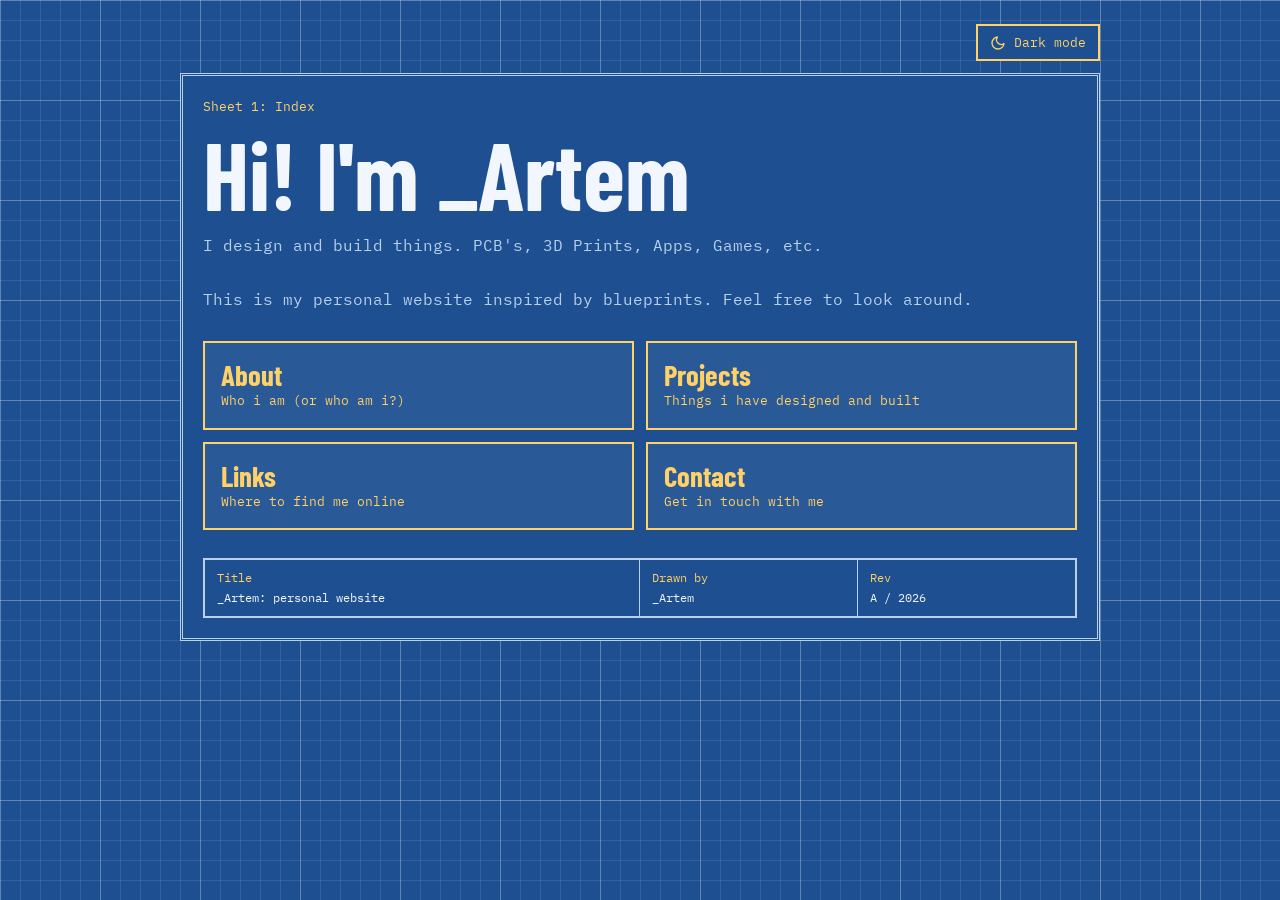
<file: index.html>
<!DOCTYPE html>
<html lang="en">
<head>
    <meta charset="UTF-8">
    <meta name="viewport" content="width=device-width, initial-scale=1.0">
    <link rel="preconnect" href="https://fonts.googleapis.com">
    <link rel="preconnect" href="https://fonts.gstatic.com" crossorigin>
    <link href="https://fonts.googleapis.com/css2?family=Barlow+Condensed:wght@500;700&family=IBM+Plex+Mono:wght@400;500&display=swap" rel="stylesheet">
    <link rel="stylesheet" href="css/style.css">
    <link rel="icon" type="image/x-icon" href="icons/favicon.svg">
    <script src="index.js"></script>
    <title>_Artem | Maker</title>
</head>
<body>
    <main>
        <button id="theme-toggle" class="theme-toggle" type="button">
            <img id="theme-icon" src="icons/moon.svg" alt="" width="16" height="16">
            <span id="theme-text">Dark Mode</span>
        </button>
        <div class="frame">
            <p class="sheet-label">Sheet 1: Index</p>
            <h1>Hi! I'm _Artem</h1>
            <p class="tagline">I design and build things. PCB's, 3D Prints, Apps, Games, etc.</p>
            <p class="tagline">This is my personal website inspired by blueprints. Feel free to look around.</p>

            <ul class="index">

                <li><a href="about.html"><b>About</b><small>Who i am (or who am i?)</small></a></li>
                <li><a href="projects.html"><b>Projects</b><small>Things i have designed and built</small></a></li>
                <li><a href="links.html"><b>Links</b><small>Where to find me online</small></a></li>
                <li><a href="contact.html"><b>Contact</b><small>Get in touch with me</small></a></li>

            </ul>
            
            <div class="title-block">
                <div><b>Title</b>_Artem: personal website</div>
                <div><b>Drawn by</b>_Artem</div>
                <div><b>Rev</b>A / 2026</div>
            </div>
        </div>
    </main>


    
</body>
</html>
</file>
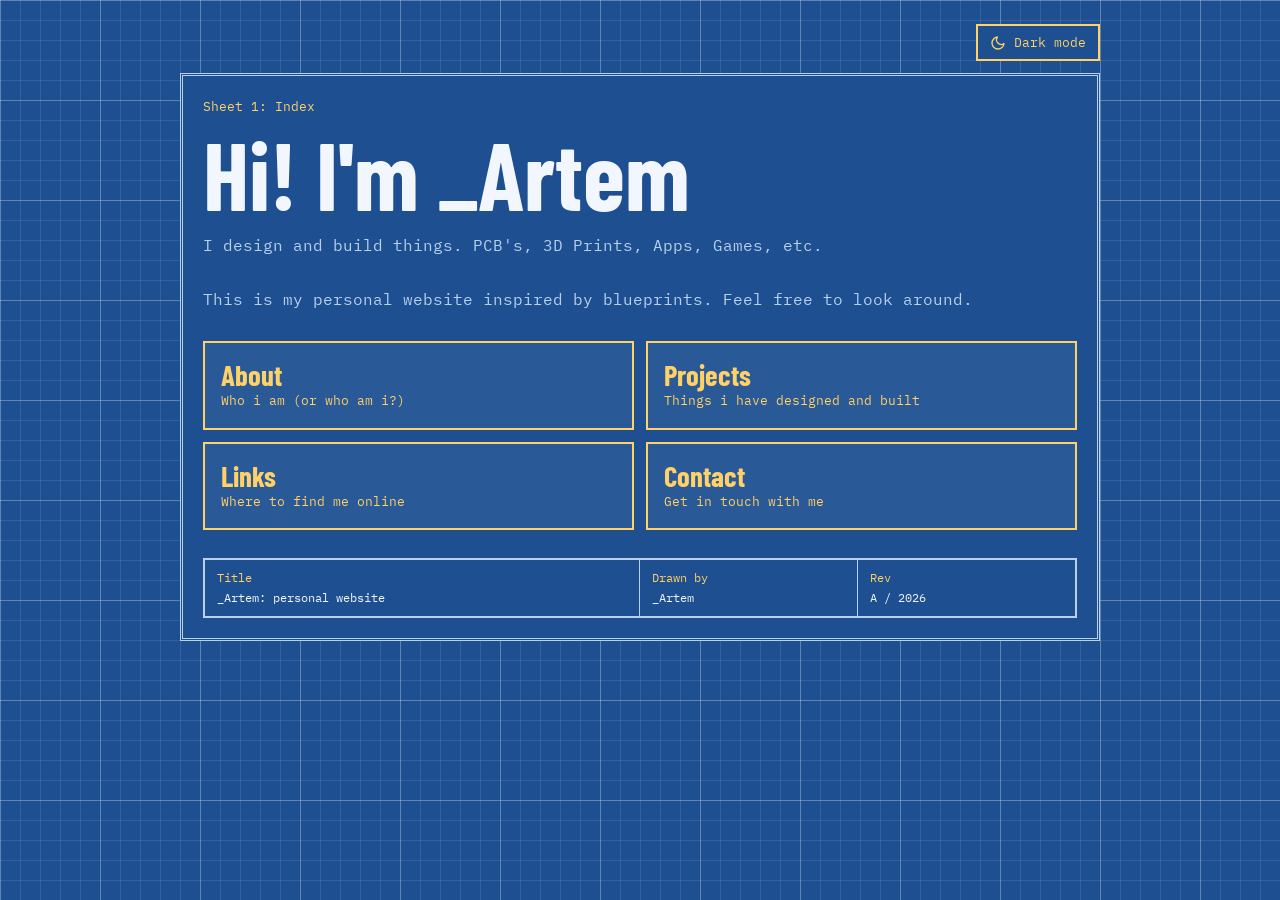
<file: src/index.html>
<!DOCTYPE html>
<html lang="en">
<head>
    <meta charset="UTF-8">
    <meta name="viewport" content="width=device-width, initial-scale=1.0">
    <link rel="preconnect" href="https://fonts.googleapis.com">
    <link rel="preconnect" href="https://fonts.gstatic.com" crossorigin>
    <link href="https://fonts.googleapis.com/css2?family=Barlow+Condensed:wght@500;700&family=IBM+Plex+Mono:wght@400;500&display=swap" rel="stylesheet">
    <link rel="stylesheet" href="css/style.css">
    <script src="index.js"></script>
    <title>_Artem | Maker</title>
</head>
<body>
    <main>
        <button id="theme-toggle" class="theme-toggle" type="button">
            <img id="theme-icon" src="icons/moon.svg" alt="" width="16" height="16">
            <span id="theme-text">Dark Mode</span>
        </button>
        <div class="frame">
            <p class="sheet-label">Sheet 1: Index</p>
            <h1>Hi! I'm _Artem</h1>
            <p class="tagline">I design and build things. PCB's, 3D Prints, Apps, Games, etc.</p>
            <p class="tagline">This is my personal website inspired by blueprints. Feel free to look around.</p>

            <ul class="index">

                <li><a href="about.html"><b>About</b><small>Who i am (or who am i?)</small></a></li>
                <li><a href="projects.html"><b>Projects</b><small>Things i have designed and built</small></a></li>
                <li><a href="links.html"><b>Links</b><small>Where to find me online</small></a></li>
                <li><a href="contact.html"><b>Contact</b><small>Get in touch with me</small></a></li>

            </ul>
            
            <div class="title-block">
                <div><b>Title</b>_Artem: personal website</div>
                <div><b>Drawn by</b>_Artem</div>
                <div><b>Rev</b>A / 2026</div>
            </div>
        </div>
    </main>


    
</body>
</html>
</file>
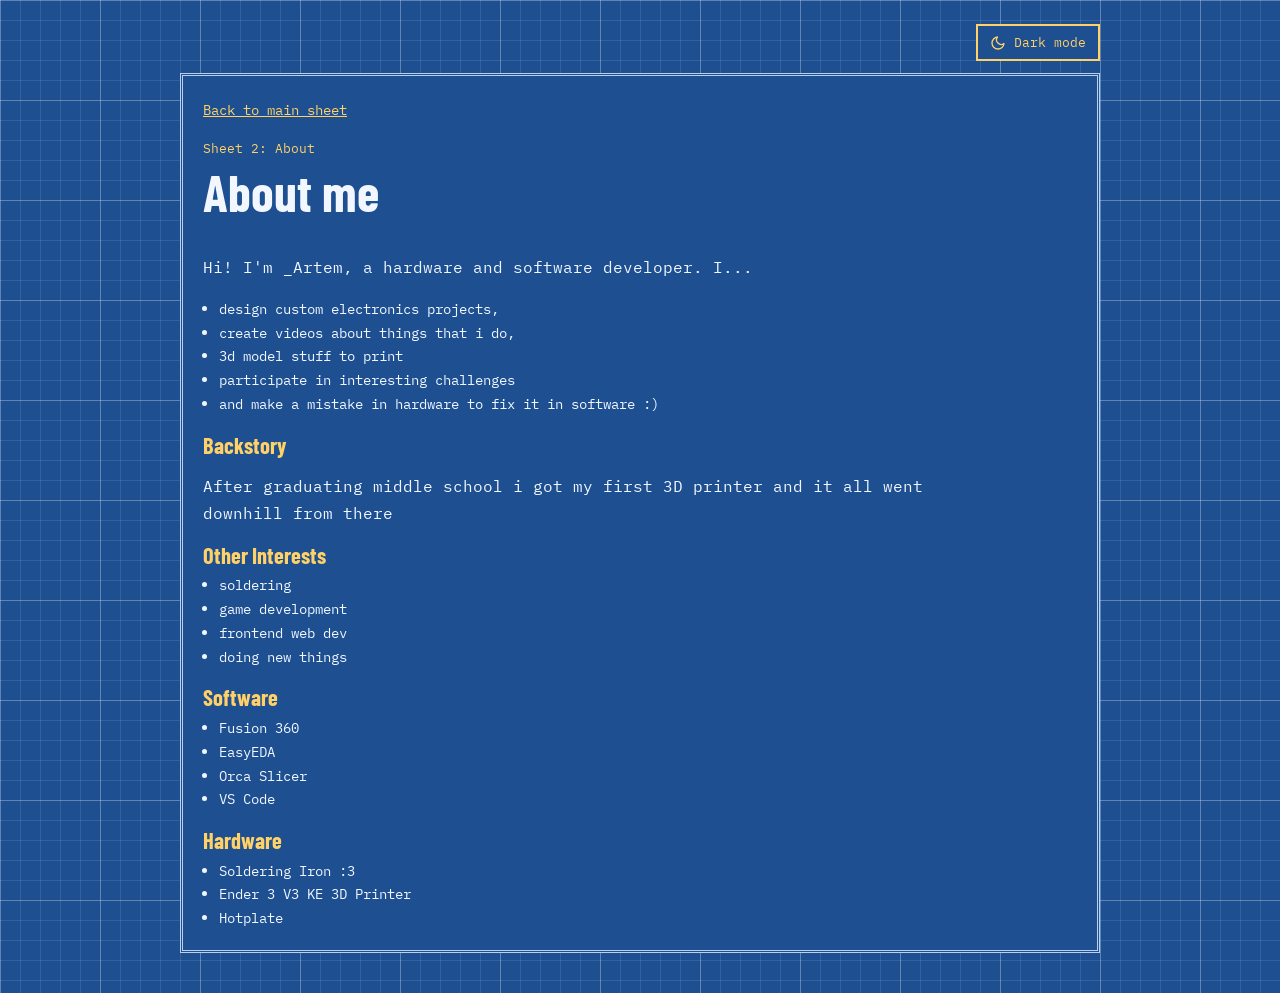
<file: about.html>
<!DOCTYPE html>
<html lang="en">
<head>
    <meta charset="UTF-8">
    <meta name="viewport" content="width=device-width, initial-scale=1.0">
    <link rel="preconnect" href="https://fonts.googleapis.com">
    <link rel="preconnect" href="https://fonts.gstatic.com" crossorigin>
    <link href="https://fonts.googleapis.com/css2?family=Barlow+Condensed:wght@500;700&family=IBM+Plex+Mono:wght@400;500&display=swap" rel="stylesheet">
    <link rel="stylesheet" href="css/style.css">
    <link rel="icon" type="image/x-icon" href="icons/favicon.svg">
    <script src="index.js"></script>
    <title>About | _Artem</title>
</head>
<body class="inner">

    <main>
        <button id="theme-toggle" class="theme-toggle" type="button">
            <img id="theme-icon" src="icons/moon.svg" alt="" width="16" height="16">
            <span id="theme-text">Dark Mode</span>
        </button>
        <div class="frame">
            <a class="back" href="index.html">Back to main sheet</a>
            <p class="sheet-label">Sheet 2: About</p>

            <h2>About me</h2>

            <div class="about-index">

                <div>

                    <p>Hi! I'm _Artem, a hardware and software developer. I...</p>
                    <ul>
                        <li>design custom electronics projects,</li>
                        <li>create videos about things that i do,</li>
                        <li>3d model stuff to print</li>
                        <li>participate in interesting challenges</li>
                        <li>and make a mistake in hardware to fix it in software :)</li>
                    </ul>
                    
                    <h3>Backstory</h3>
                    <p>After graduating middle school i got my first 3D printer and it all went downhill from there</p>
                    
                    <h3>Other Interests</h3>
                    <ul>
                        <li>soldering</li>
                        <li>game development</li>
                        <li>frontend web dev</li>
                        <li>doing new things</li>
                    </ul>
                    
                    <h3>Software</h3>
                    <ul><li>Fusion 360</li><li>EasyEDA</li><li>Orca Slicer</li><li>VS Code</li></ul>
                    
                    <h3>Hardware</h3>
                    <ul><li>Soldering Iron :3</li><li>Ender 3 V3 KE 3D Printer</li><li>Hotplate</li></ul>
                    
                </div>

            </div>
        </div>

    </main>
    
</body>
</html>
</file>
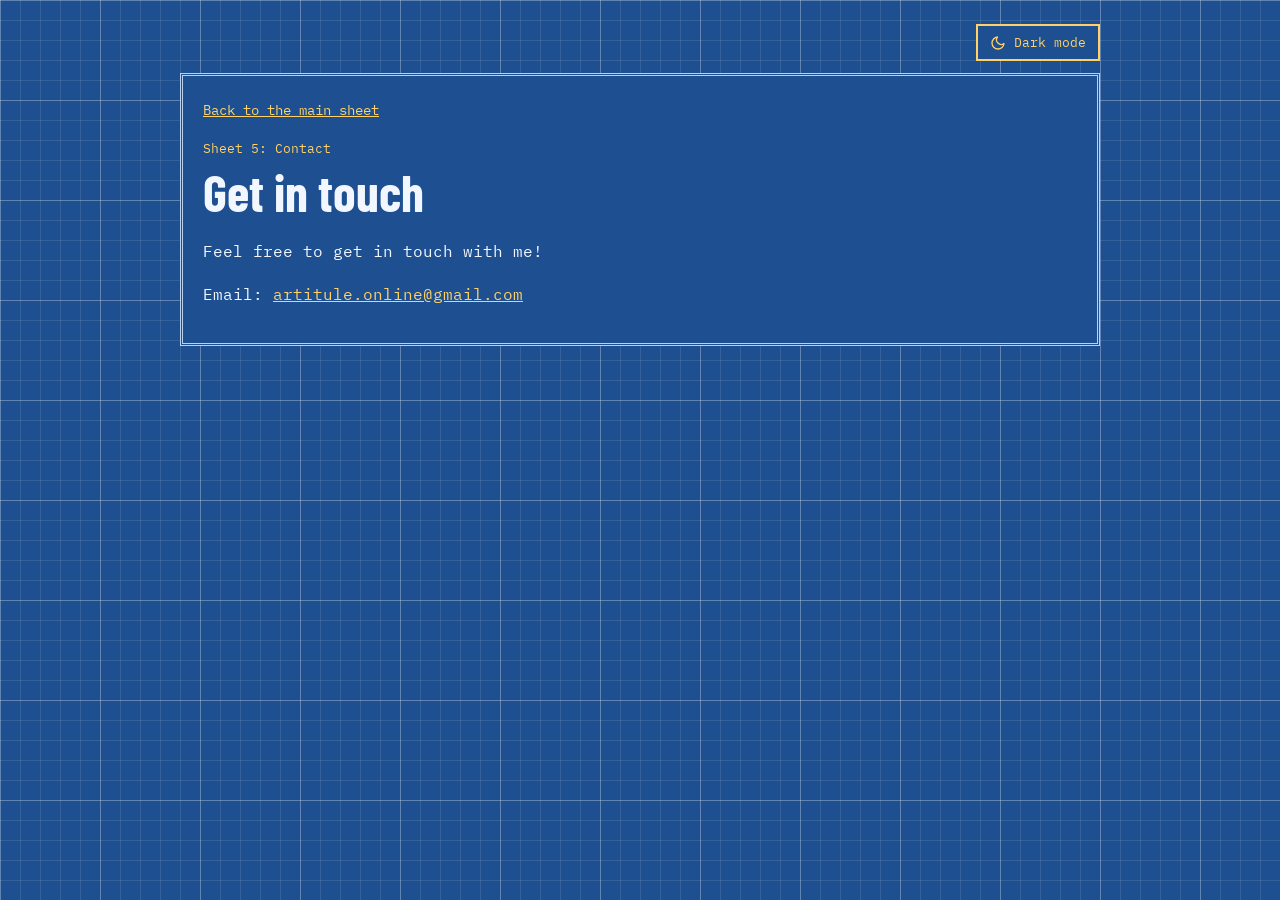
<file: contact.html>
<!DOCTYPE html>
<html lang="en">
<head>
    <meta charset="UTF-8">
    <meta name="viewport" content="width=device-width, initial-scale=1.0">
    <link rel="preconnect" href="https://fonts.googleapis.com">
    <link rel="preconnect" href="https://fonts.gstatic.com" crossorigin>
    <link href="https://fonts.googleapis.com/css2?family=Barlow+Condensed:wght@500;700&family=IBM+Plex+Mono:wght@400;500&display=swap" rel="stylesheet">
    <link rel="stylesheet" href="css/style.css">
    <link rel="icon" type="image/x-icon" href="icons/favicon.svg">
    <script src="index.js"></script>
    <title>Contact | _Artem</title>
</head>
<body class="inner">

    <main>
        <button id="theme-toggle" class="theme-toggle" type="button">
            <img id="theme-icon" src="icons/moon.svg" alt="" width="16" height="16">
            <span id="theme-text">Dark Mode</span>
        </button>
        <div class="frame">

            <a class="back" href="index.html">Back to the main sheet</a>
            <p class="sheet-label">Sheet 5: Contact</p>

            <h2>Get in touch</h2>

            <p>Feel free to get in touch with me!</p>

            <p>Email: <a href="mailto:artitule.online@gmail.com">artitule.online@gmail.com</a></p>


        </div>
    </main>
    
</body>
</html>
</file>
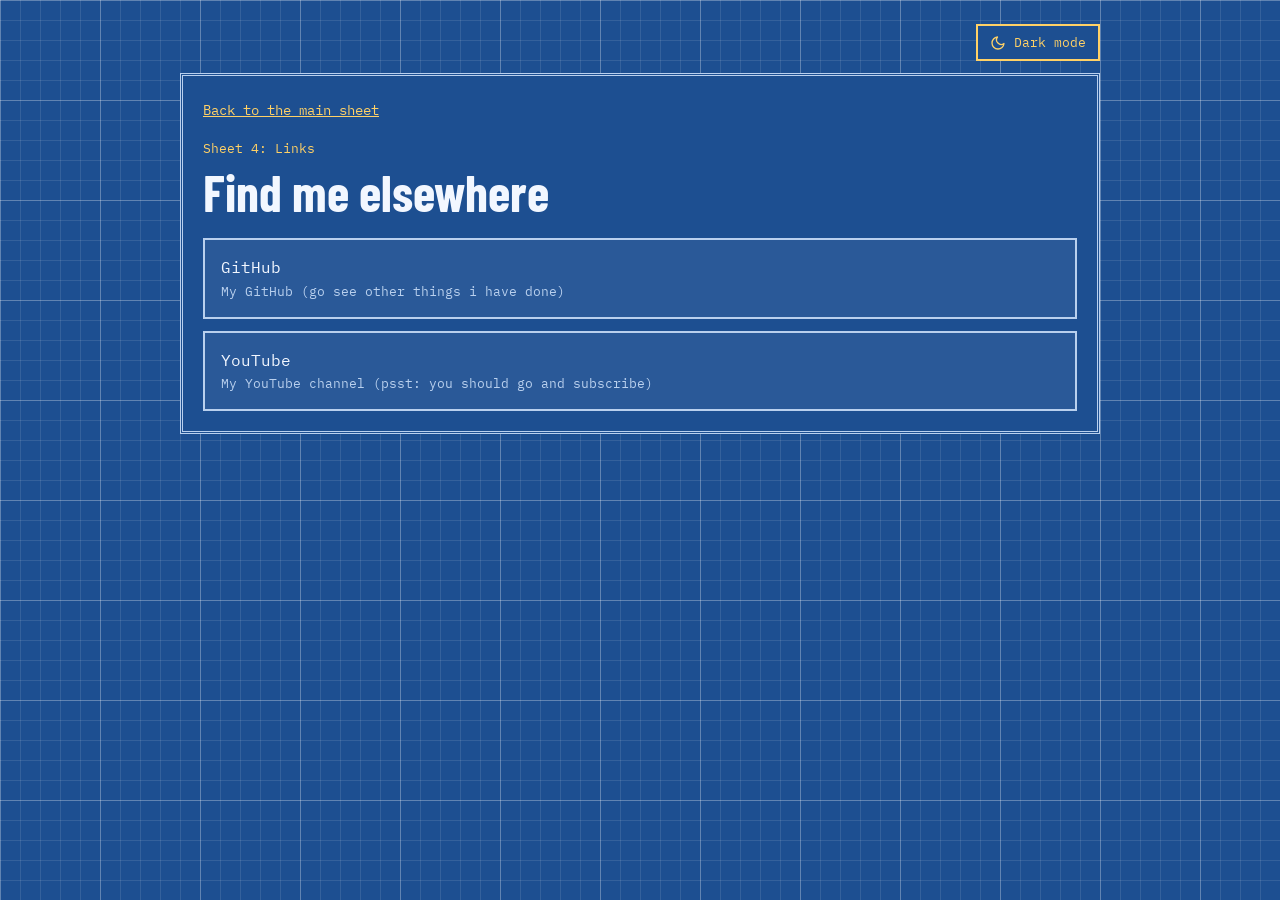
<file: links.html>
<!DOCTYPE html>
<html lang="en">
<head>
    <meta charset="UTF-8">
    <meta name="viewport" content="width=device-width, initial-scale=1.0">
    <link rel="preconnect" href="https://fonts.googleapis.com">
    <link rel="preconnect" href="https://fonts.gstatic.com" crossorigin>
    <link href="https://fonts.googleapis.com/css2?family=Barlow+Condensed:wght@500;700&family=IBM+Plex+Mono:wght@400;500&display=swap" rel="stylesheet">
    <link rel="stylesheet" href="css/style.css">
    <link rel="icon" type="image/x-icon" href="icons/favicon.svg">
    <script src="index.js"></script>
    <title>Links | _Artem</title>
</head>
<body class="inner">
    <main>
        <button id="theme-toggle" class="theme-toggle" type="button">
            <img id="theme-icon" src="icons/moon.svg" alt="" width="16" height="16">
            <span id="theme-text">Dark Mode</span>
        </button>
        <div class="frame">

            <a class="back" href="index.html">Back to the main sheet</a>
            <p class="sheet-label">Sheet 4: Links</p>

            <h2>Find me elsewhere</h2>

            <ul class="links">
                <li><a target="_blank" href="https://github.com/ARTITULE">GitHub<small>My GitHub (go see other things i have done)</small></a></li>
                <li><a target="_blank" href="https://www.youtube.com/channel/UCtw0owN02pe5l5NCTwaLBuQ/">YouTube<small>My YouTube channel (psst: you should go and subscribe)</small></a></li>
            </ul>


        </div>
    </main>
    
</body>
</html>
</file>
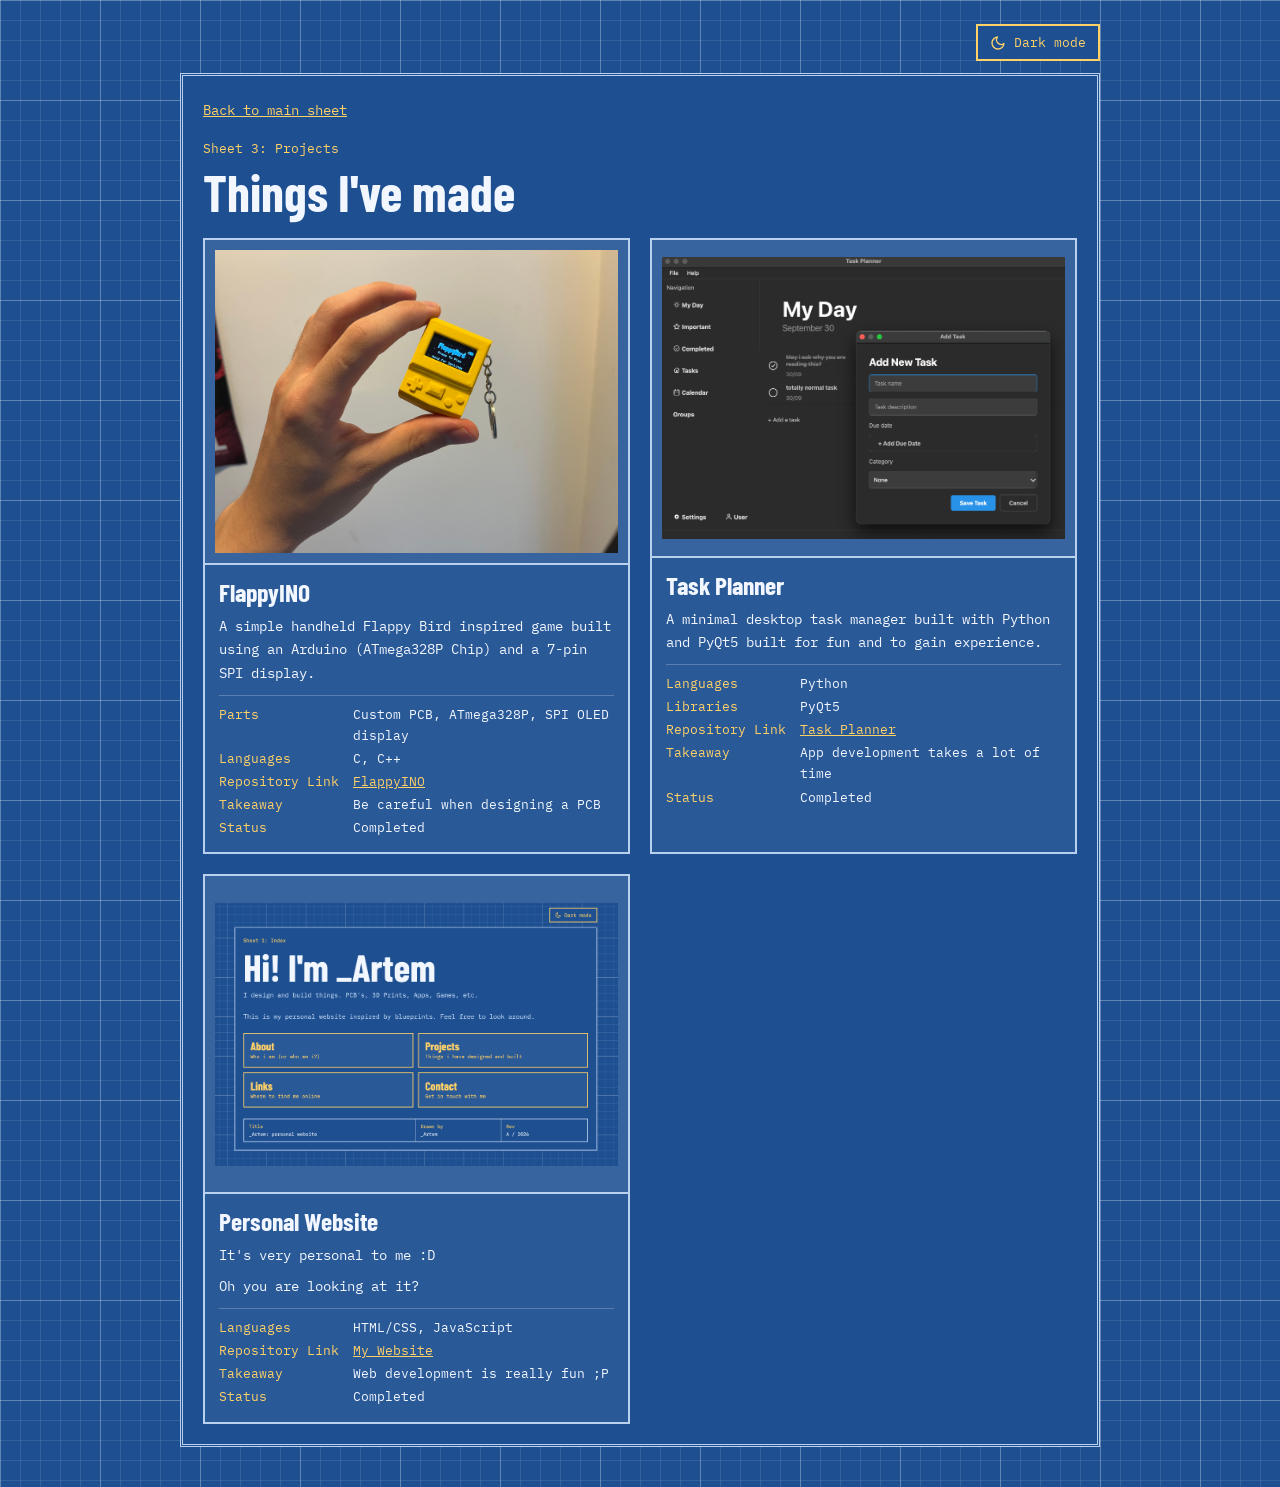
<file: projects.html>
<!DOCTYPE html>
<html lang="en">
<head>
    <meta charset="UTF-8">
    <meta name="viewport" content="width=device-width, initial-scale=1.0">
    <link rel="preconnect" href="https://fonts.googleapis.com">
    <link rel="preconnect" href="https://fonts.gstatic.com" crossorigin>
    <link href="https://fonts.googleapis.com/css2?family=Barlow+Condensed:wght@500;700&family=IBM+Plex+Mono:wght@400;500&display=swap" rel="stylesheet">
    <link rel="stylesheet" href="css/style.css">
    <link rel="icon" type="image/x-icon" href="icons/favicon.svg">
    <script src="index.js"></script>
    <title>Projects | _Artem</title>
</head>
<body class="inner">
    <main>
        <button id="theme-toggle" class="theme-toggle" type="button">
            <img id="theme-icon" src="icons/moon.svg" alt="" width="16" height="16">
            <span id="theme-text">Dark Mode</span>
        </button>
        <div class="frame">
            <a class="back" href="index.html">Back to main sheet</a>
            <p class="sheet-label">Sheet 3: Projects</p>

            <h2>Things I've made</h2>

            <div class="project-cards">

                <article class="project-card">
                    <div class="photo"><img src="Assets/FlappyINO.jpeg" alt="Project Photo"></div>
                    <div class="card-body">
                        <h3>FlappyINO</h3>
                        <p>A simple handheld Flappy Bird inspired game built using an Arduino (ATmega328P Chip) and a 7-pin SPI display.</p>
                        <dl>
                            <dt>Parts</dt><dd>Custom PCB, ATmega328P, SPI OLED display</dd>
                            <dt>Languages</dt><dd>C, C++</dd>
                            <dt>Repository Link</dt><dd><a target="_blank" href="https://github.com/ARTITULE/FlappyINO">FlappyINO</a></dd>
                            <dt>Takeaway</dt><dd>Be careful when designing a PCB</dd>
                            <dt>Status</dt><dd>Completed</dd>
                        </dl>
                    </div>
                </article>
                
                <article class="project-card">
                    <div class="photo"><img src="Assets/Task_Planner.png" alt="Project Photo"></div>
                    <div class="card-body">
                        <h3>Task Planner</h3>
                        <p>A minimal desktop task manager built with Python and PyQt5 built for fun and to gain experience.</p>
                        <dl>
                            <dt>Languages</dt><dd>Python</dd>
                            <dt>Libraries</dt><dd>PyQt5</dd>
                            <dt>Repository Link</dt><dd><a target="_blank" href="https://github.com/ARTITULE/TaskPlanner">Task Planner</a></dd>
                            <dt>Takeaway</dt><dd>App development takes a lot of time</dd>
                            <dt>Status</dt><dd>Completed</dd>
                        </dl>
                    </div>
                </article>
                
                <article class="project-card">
                    <div class="photo"><img src="Assets/Personal_Website.png" alt="Project Photo"></div>
                    <div class="card-body">
                        <h3>Personal Website</h3>
                        <p>It's very personal to me :D</p>
                        <p>Oh you are looking at it?</p>
                        <dl>
                            <dt>Languages</dt><dd>HTML/CSS, JavaScript</dd>
                            <dt>Repository Link</dt><dd><a target="_blank" href="https://github.com/ARTITULE/MyWebsite">My Website</a></dd>
                            <dt>Takeaway</dt><dd>Web development is really fun ;P</dd>
                            <dt>Status</dt><dd>Completed</dd>
                        </dl>
                    </div>
                </article>
            </div>
        
        </div>
    </main>
    
</body>
</html>
</file>
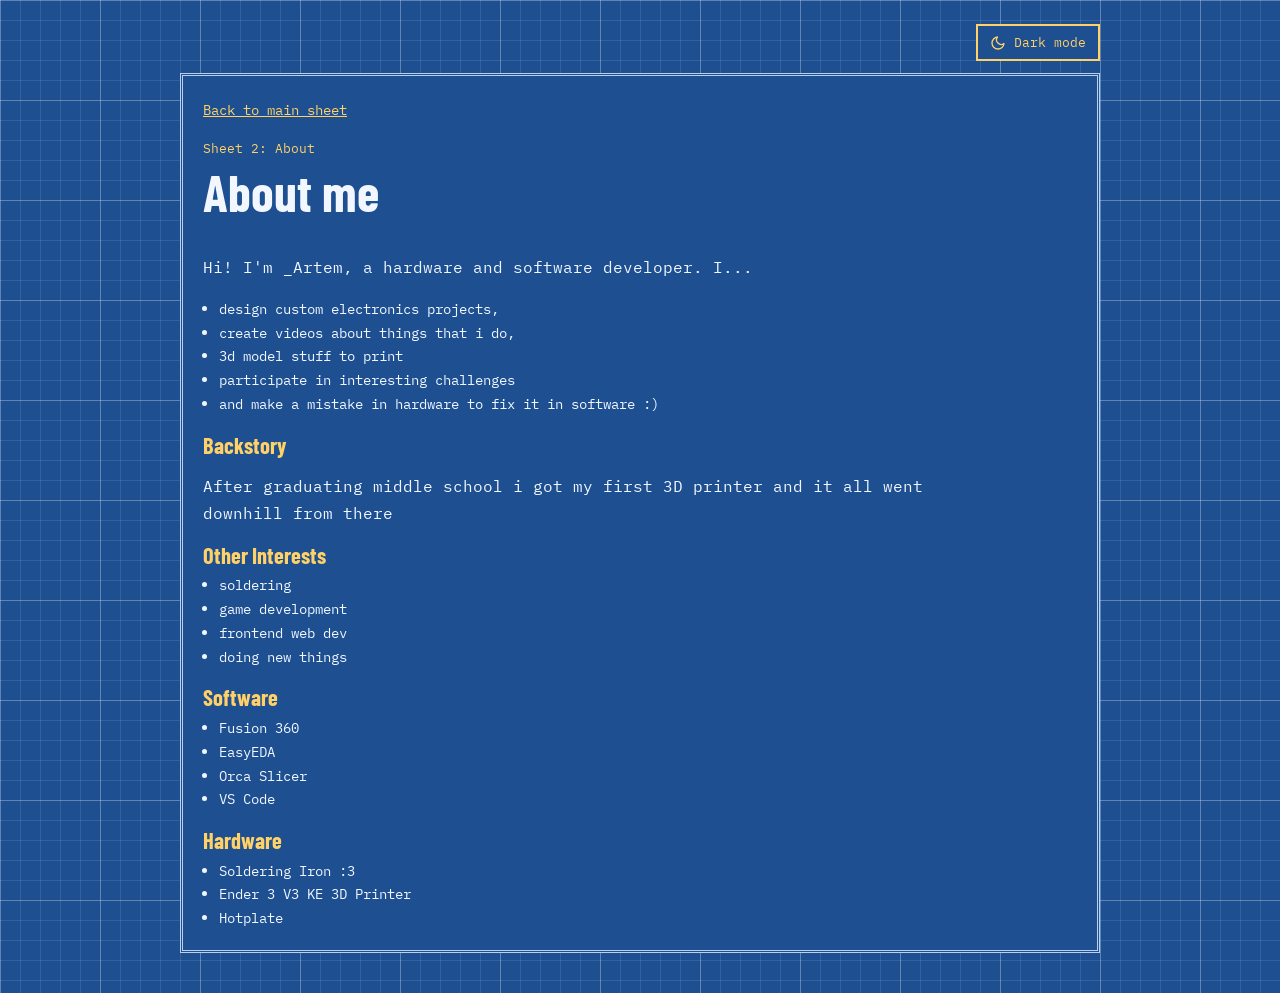
<file: src/about.html>
<!DOCTYPE html>
<html lang="en">
<head>
    <meta charset="UTF-8">
    <meta name="viewport" content="width=device-width, initial-scale=1.0">
    <link rel="preconnect" href="https://fonts.googleapis.com">
    <link rel="preconnect" href="https://fonts.gstatic.com" crossorigin>
    <link href="https://fonts.googleapis.com/css2?family=Barlow+Condensed:wght@500;700&family=IBM+Plex+Mono:wght@400;500&display=swap" rel="stylesheet">
    <link rel="stylesheet" href="css/style.css">
    <script src="index.js"></script>
    <title>About | _Artem</title>
</head>
<body class="inner">

    <main>
        <button id="theme-toggle" class="theme-toggle" type="button">
            <img id="theme-icon" src="icons/moon.svg" alt="" width="16" height="16">
            <span id="theme-text">Dark Mode</span>
        </button>
        <div class="frame">
            <a class="back" href="index.html">Back to main sheet</a>
            <p class="sheet-label">Sheet 2: About</p>

            <h2>About me</h2>

            <div class="about-index">

                <div>

                    <p>Hi! I'm _Artem, a hardware and software developer. I...</p>
                    <ul>
                        <li>design custom electronics projects,</li>
                        <li>create videos about things that i do,</li>
                        <li>3d model stuff to print</li>
                        <li>participate in interesting challenges</li>
                        <li>and make a mistake in hardware to fix it in software :)</li>
                    </ul>
                    
                    <h3>Backstory</h3>
                    <p>After graduating middle school i got my first 3D printer and it all went downhill from there</p>
                    
                    <h3>Other Interests</h3>
                    <ul>
                        <li>soldering</li>
                        <li>game development</li>
                        <li>frontend web dev</li>
                        <li>doing new things</li>
                    </ul>
                    
                    <h3>Software</h3>
                    <ul><li>Fusion 360</li><li>EasyEDA</li><li>Orca Slicer</li><li>VS Code</li></ul>
                    
                    <h3>Hardware</h3>
                    <ul><li>Soldering Iron :3</li><li>Ender 3 V3 KE 3D Printer</li><li>Hotplate</li></ul>
                    
                </div>

            </div>
        </div>

    </main>
    
</body>
</html>
</file>
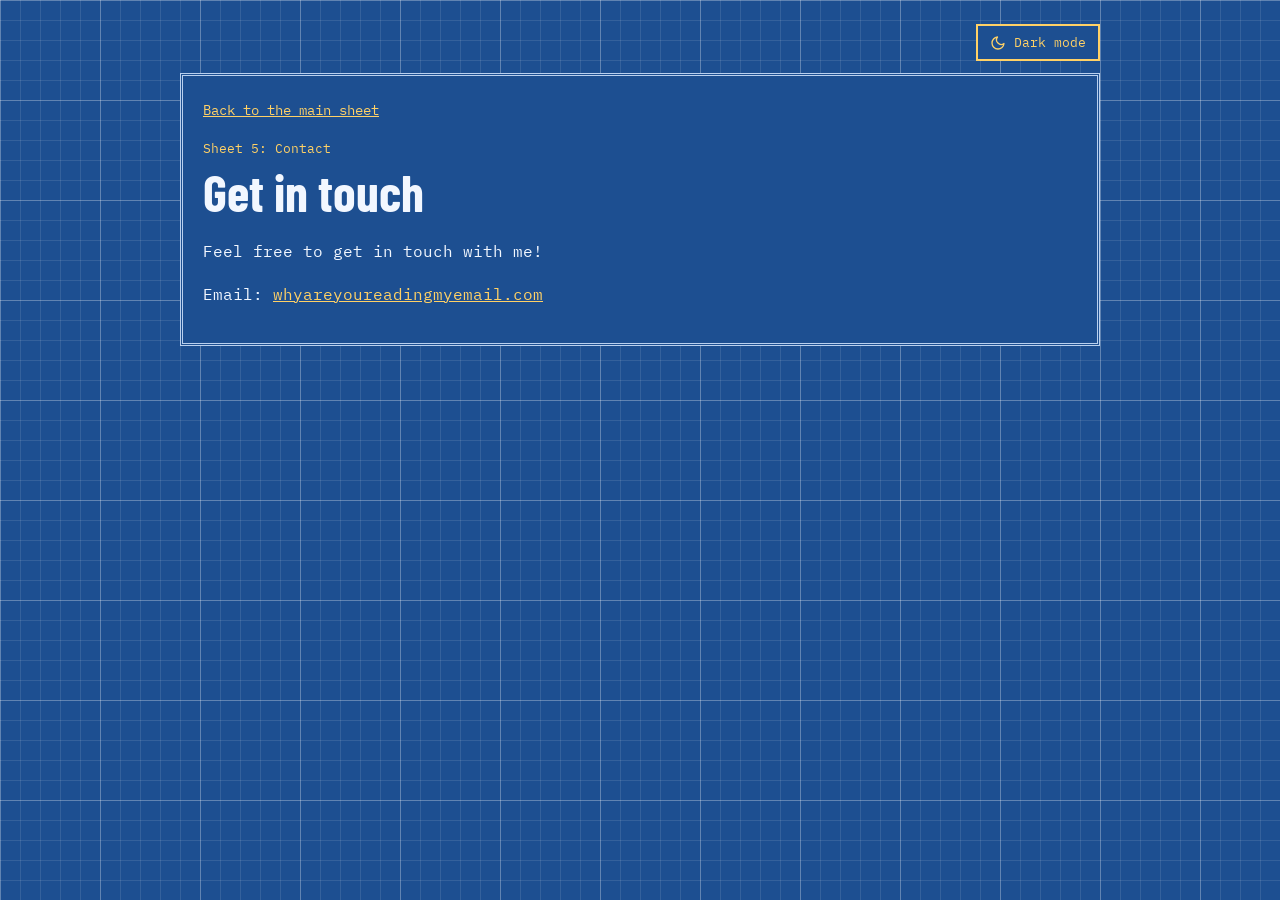
<file: src/contact.html>
<!DOCTYPE html>
<html lang="en">
<head>
    <meta charset="UTF-8">
    <meta name="viewport" content="width=device-width, initial-scale=1.0">
    <link rel="preconnect" href="https://fonts.googleapis.com">
    <link rel="preconnect" href="https://fonts.gstatic.com" crossorigin>
    <link href="https://fonts.googleapis.com/css2?family=Barlow+Condensed:wght@500;700&family=IBM+Plex+Mono:wght@400;500&display=swap" rel="stylesheet">
    <link rel="stylesheet" href="css/style.css">
    <script src="index.js"></script>
    <title>Contact | _Artem</title>
</head>
<body class="inner">

    <main>
        <button id="theme-toggle" class="theme-toggle" type="button">
            <img id="theme-icon" src="icons/moon.svg" alt="" width="16" height="16">
            <span id="theme-text">Dark Mode</span>
        </button>
        <div class="frame">

            <a class="back" href="index.html">Back to the main sheet</a>
            <p class="sheet-label">Sheet 5: Contact</p>

            <h2>Get in touch</h2>

            <p>Feel free to get in touch with me!</p>

            <p>Email: <a href="mailto:whyareyoureadingmyemail.com">whyareyoureadingmyemail.com</a></p>


        </div>
    </main>
    
</body>
</html>
</file>
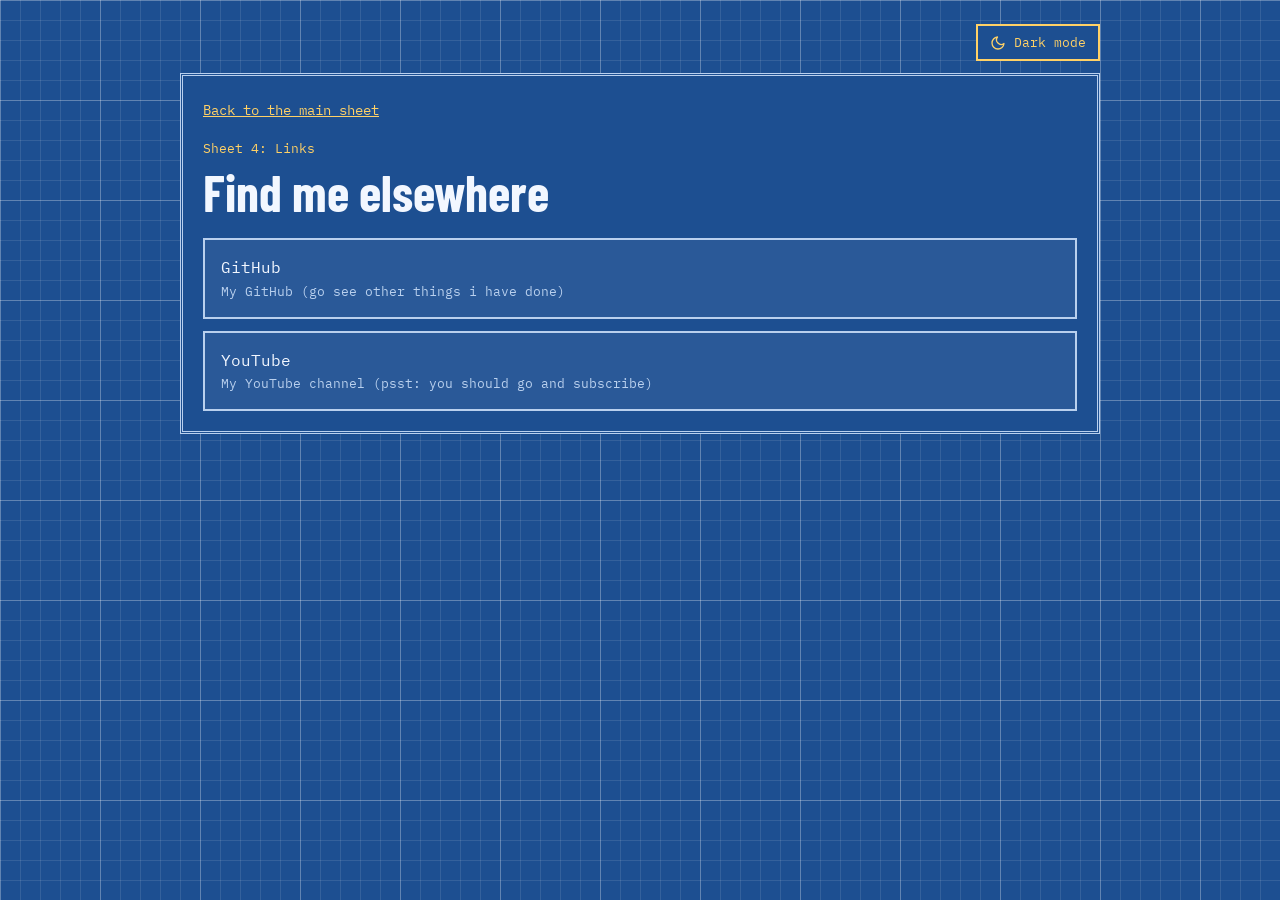
<file: src/links.html>
<!DOCTYPE html>
<html lang="en">
<head>
    <meta charset="UTF-8">
    <meta name="viewport" content="width=device-width, initial-scale=1.0">
    <link rel="preconnect" href="https://fonts.googleapis.com">
    <link rel="preconnect" href="https://fonts.gstatic.com" crossorigin>
    <link href="https://fonts.googleapis.com/css2?family=Barlow+Condensed:wght@500;700&family=IBM+Plex+Mono:wght@400;500&display=swap" rel="stylesheet">
    <link rel="stylesheet" href="css/style.css">
    <script src="index.js"></script>
    <title>Links | _Artem</title>
</head>
<body class="inner">
    <main>
        <button id="theme-toggle" class="theme-toggle" type="button">
            <img id="theme-icon" src="icons/moon.svg" alt="" width="16" height="16">
            <span id="theme-text">Dark Mode</span>
        </button>
        <div class="frame">

            <a class="back" href="index.html">Back to the main sheet</a>
            <p class="sheet-label">Sheet 4: Links</p>

            <h2>Find me elsewhere</h2>

            <ul class="links">
                <li><a target="_blank" href="https://github.com/ARTITULE">GitHub<small>My GitHub (go see other things i have done)</small></a></li>
                <li><a target="_blank" href="https://www.youtube.com/channel/UCtw0owN02pe5l5NCTwaLBuQ/">YouTube<small>My YouTube channel (psst: you should go and subscribe)</small></a></li>
            </ul>


        </div>
    </main>
    
</body>
</html>
</file>
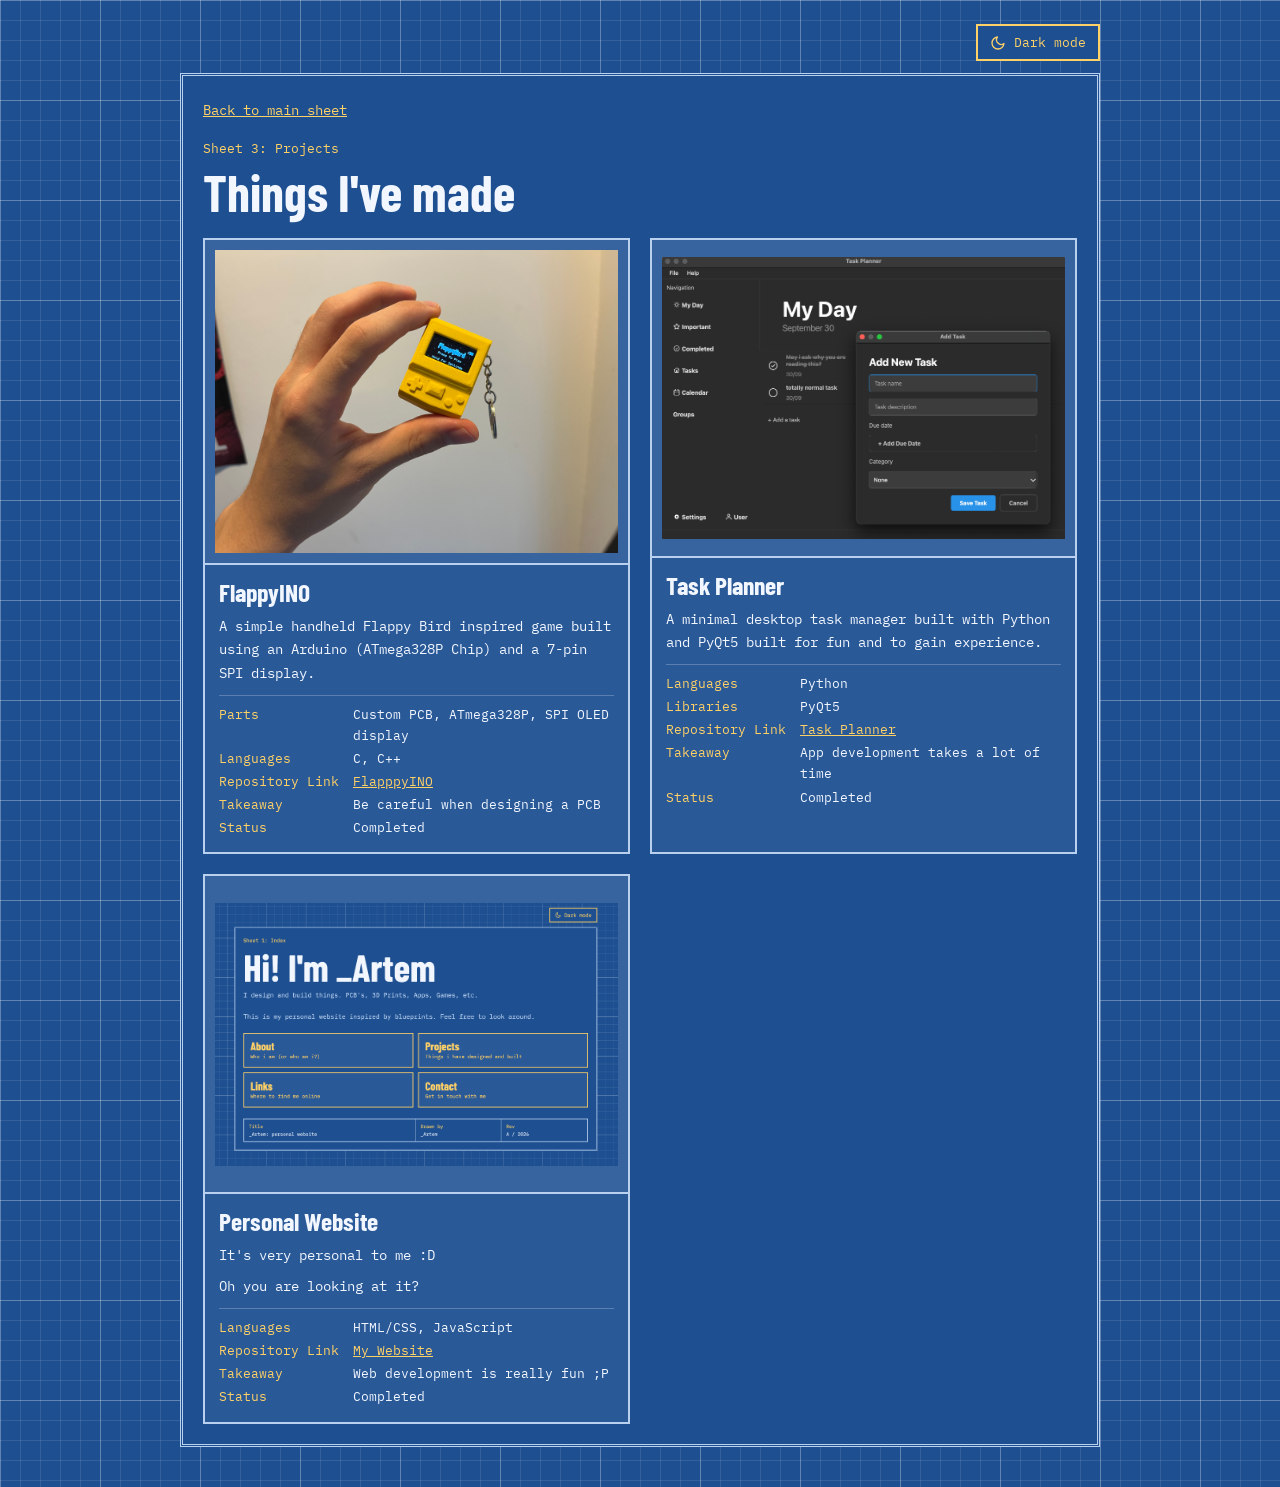
<file: src/projects.html>
<!DOCTYPE html>
<html lang="en">
<head>
    <meta charset="UTF-8">
    <meta name="viewport" content="width=device-width, initial-scale=1.0">
    <link rel="preconnect" href="https://fonts.googleapis.com">
    <link rel="preconnect" href="https://fonts.gstatic.com" crossorigin>
    <link href="https://fonts.googleapis.com/css2?family=Barlow+Condensed:wght@500;700&family=IBM+Plex+Mono:wght@400;500&display=swap" rel="stylesheet">
    <link rel="stylesheet" href="css/style.css">
    <script src="index.js"></script>
    <title>Projects | _Artem</title>
</head>
<body class="inner">
    <main>
        <button id="theme-toggle" class="theme-toggle" type="button">
            <img id="theme-icon" src="icons/moon.svg" alt="" width="16" height="16">
            <span id="theme-text">Dark Mode</span>
        </button>
        <div class="frame">
            <a class="back" href="index.html">Back to main sheet</a>
            <p class="sheet-label">Sheet 3: Projects</p>

            <h2>Things I've made</h2>

            <div class="project-cards">

                <article class="project-card">
                    <div class="photo"><img src="Assets/FlappyINO.jpeg" alt="Project Photo"></div>
                    <div class="card-body">
                        <h3>FlappyINO</h3>
                        <p>A simple handheld Flappy Bird inspired game built using an Arduino (ATmega328P Chip) and a 7-pin SPI display.</p>
                        <dl>
                            <dt>Parts</dt><dd>Custom PCB, ATmega328P, SPI OLED display</dd>
                            <dt>Languages</dt><dd>C, C++</dd>
                            <dt>Repository Link</dt><dd><a target="_blank" href="https://github.com/ARTITULE/FlappyINO">FlapppyINO</a></dd>
                            <dt>Takeaway</dt><dd>Be careful when designing a PCB</dd>
                            <dt>Status</dt><dd>Completed</dd>
                        </dl>
                    </div>
                </article>
                
                <article class="project-card">
                    <div class="photo"><img src="Assets/Task_Planner.png" alt="Project Photo"></div>
                    <div class="card-body">
                        <h3>Task Planner</h3>
                        <p>A minimal desktop task manager built with Python and PyQt5 built for fun and to gain experience.</p>
                        <dl>
                            <dt>Languages</dt><dd>Python</dd>
                            <dt>Libraries</dt><dd>PyQt5</dd>
                            <dt>Repository Link</dt><dd><a target="_blank" href="https://github.com/ARTITULE/TaskPlanner">Task Planner</a></dd>
                            <dt>Takeaway</dt><dd>App development takes a lot of time</dd>
                            <dt>Status</dt><dd>Completed</dd>
                        </dl>
                    </div>
                </article>
                
                <article class="project-card">
                    <div class="photo"><img src="Assets/Personal_Website.png" alt="Project Photo"></div>
                    <div class="card-body">
                        <h3>Personal Website</h3>
                        <p>It's very personal to me :D</p>
                        <p>Oh you are looking at it?</p>
                        <dl>
                            <dt>Languages</dt><dd>HTML/CSS, JavaScript</dd>
                            <dt>Repository Link</dt><dd><a target="_blank" href="https://github.com/ARTITULE/MyWebsite">My Website</a></dd>
                            <dt>Takeaway</dt><dd>Web development is really fun ;P</dd>
                            <dt>Status</dt><dd>Completed</dd>
                        </dl>
                    </div>
                </article>
            </div>
        
        </div>
    </main>
    
</body>
</html>
</file>
<file: css/style.css>
:root {
    --background: #1d4f91;
    --grid: rgba(255, 255, 255, 0.10);
    --grid-strong: rgba(255, 255, 255, 0.22);
    --text: #f2f7ff;
    --soft-text: #b9d0ee;
    --accent: #ffd166;
    --panel: rgba(255, 255, 255, 0.06);
}

:root[data-theme="dark"] {
    --background: #0c2444;
    --grid: rgba(255, 255, 255, 0.06);
    --grid-strong: rgba(255, 255, 255, 0.15);
    --text: #c0c8d4;
    --soft-text: #8195af;
    --accent: #be9c29;
    --panel: rgba(255, 255, 255, 0.04);
}

* {
    box-sizing: border-box;
}

main {
    max-width: 960px;
    margin: 0 auto;
    padding: 24px 20px 40px;
}

body {
    margin: 0;
    background-color: var(--background);
    color: var(--text);
    font-family: "IBM Plex Mono", ui-monospace, Menlo, Consolas, monospace;
    line-height: 1.65;

    background-image:
    linear-gradient(var(--grid-strong) 1px, transparent 1px),
    linear-gradient(90deg, var(--grid-strong) 1px, transparent 1px),
    linear-gradient(var(--grid) 1px, transparent 1px),
    linear-gradient(90deg, var(--grid) 1px, transparent 1px);
    background-size: 100px 100px, 100px 100px, 20px 20px, 20px 20px;
}

.frame {
    border: 3px double var(--soft-text);
    background: var(--background);
    padding: 20px;
}

h1, h2, h3 {
    font-family: "Barlow Condensed", "Arial Narrow", Impact, sans-serif;
    font-weight: 700;
    line-height: 1.05;
    margin: 0;
}

h1 {
    font-size: clamp(3rem, 12vw, 6rem);
}

h2 {
  font-size: clamp(2rem, 6vw, 3.2rem);
  margin-bottom: 20px;
}

.tagline {
  color: var(--soft-text);
  margin: 8px 0 28px;
}

.sheet-label {
  color: var(--accent);
  font-size: 0.8rem;
  margin: 0 0 6px;
}

a {
    color: var(--accent);
}

p {
    max-width: 80ch;
}

.index {
  list-style: none;
  margin: 0;
  padding: 0;
  display: grid;
  gap: 12px;
  grid-template-columns: repeat(auto-fit, minmax(300px, 1fr));
}

.index a {
  display: block;
  padding: 16px;
  border: 2px solid var(--accent);
  text-decoration: none;
  color: var(--accent);
  background: var(--panel);
}

.index a:hover,
.index a:focus-visible {
  background: var(--accent);
  color: var(--background);
}

.index b {
  display: block;
  font-family: "Barlow Condensed", "Arial Narrow", Impact, sans-serif;
  font-size: 1.8rem;
  line-height: 1.1;
}

.index small {
  display: block;
  font-size: 0.8rem;
}

.title-block {
  display: grid;
  grid-template-columns: 2fr 1fr 1fr;
  border: 2px solid var(--soft-text);
  margin-top: 28px;
  font-size: 0.75rem;
}

.title-block div {
  padding: 8px 12px;
  border-right: 1px solid var(--soft-text);
}

.title-block div:last-child {
  border-right: none;
}

.title-block b {
  display: block;
  color: var(--accent);
  font-weight: 400;
}

.back {
  display: inline-block;
  margin-bottom: 16px;
  font-size: 0.85rem;
}

.photo {
  aspect-ratio: 4 / 3;
  display: grid;
  place-items: center;
  text-align: center;
  border: 2px dashed var(--soft-text);
  color: var(--soft-text);
  font-size: 0.8rem;
  padding: 10px;
  background: var(--panel);
}

img {
  max-width: 100%;
  height: auto;
  display: block;
}

.project-cards {
  display: grid;
  gap: 20px;
  grid-template-columns: repeat(auto-fit, minmax(350px, 1fr));
}

.project-card {
  border: 2px solid var(--soft-text);
  background: var(--panel);
}

.project-card .photo {
  border: none;
  border-bottom: 2px solid var(--soft-text);
}

.card-body {
  padding: 14px;
}

.project-card h3 {
  font-size: 1.6rem;
}

.project-card p {
  margin: 8px 0;
  font-size: 0.9rem;
}

dl {
  display: grid;
  grid-template-columns: auto 1fr;
  gap: 2px 14px;
  margin: 10px 0 0;
  font-size: 0.8rem;
  border-top: 1px solid var(--grid-strong);
  padding-top: 8px;
}

dt { color: var(--accent); }
dd { margin: 0; }

.about-index {
  display: grid;
  gap: 28px;
  grid-template-columns: repeat(auto-fit, minmax(260px, 1fr));
  align-items: start;
}

.about-index h3 {
  font-size: 1.4rem;
  color: var(--accent);
  margin: 18px 0 6px;
}

.about-index ul {
  margin: 0;
  padding-left: 1.1em;
  font-size: 0.9rem;
}

.links {
  list-style: none;
  margin: 0;
  padding: 0;
  display: grid;
  gap: 12px;
}

.links a {
  display: block;
  padding: 14px 16px;
  border: 2px solid var(--soft-text);
  background: var(--panel);
  text-decoration: none;
  color: var(--text);
}

.links a:hover {
  border-color: var(--accent);
  color: var(--accent);
}

.links small {
  display: block;
  color: var(--soft-text);
}

@media (max-width: 600px) {
  .title-block { grid-template-columns: 1fr; }
  .title-block div { border-right: none; border-bottom: 1px solid var(--soft-text); }
  .title-block div:last-child { border-bottom: none; }
}

@keyframes open {
  from { clip-path: inset(0 0 100% 0); }
  to   { clip-path: inset(0 0 0 0); }
}

body.inner .frame {
  animation: open 0.5s ease-out;
}

@media (prefers-reduced-motion: reduce) {
  body.inner .frame { animation: none; }
}

.theme-toggle {
    display: flex;
    align-items: center;
    gap: 8px;
    margin: 0 0 12px auto;
    padding: 6px 12px;
    font: inherit;
    font-size: 0.8rem;
    color: var(--accent);
    background: var(--background);
    border: 2px solid var(--accent);
    cursor: pointer;
}

.theme-toggle img {
    display: block;
    width: 16px;
    height: 16px;
}

.theme-toggle:hover,
.theme-toggle:focus-visible {
    background: var(--accent);
    color: var(--background);
}
</file>
<file: src/css/style.css>
:root {
    --background: #1d4f91;
    --grid: rgba(255, 255, 255, 0.10);
    --grid-strong: rgba(255, 255, 255, 0.22);
    --text: #f2f7ff;
    --soft-text: #b9d0ee;
    --accent: #ffd166;
    --panel: rgba(255, 255, 255, 0.06);
}

:root[data-theme="dark"] {
    --background: #0c2444;
    --grid: rgba(255, 255, 255, 0.06);
    --grid-strong: rgba(255, 255, 255, 0.15);
    --text: #c0c8d4;
    --soft-text: #8195af;
    --accent: #be9c29;
    --panel: rgba(255, 255, 255, 0.04);
}

* {
    box-sizing: border-box;
}

main {
    max-width: 960px;
    margin: 0 auto;
    padding: 24px 20px 40px;
}

body {
    margin: 0;
    background-color: var(--background);
    color: var(--text);
    font-family: "IBM Plex Mono", ui-monospace, Menlo, Consolas, monospace;
    line-height: 1.65;

    background-image:
    linear-gradient(var(--grid-strong) 1px, transparent 1px),
    linear-gradient(90deg, var(--grid-strong) 1px, transparent 1px),
    linear-gradient(var(--grid) 1px, transparent 1px),
    linear-gradient(90deg, var(--grid) 1px, transparent 1px);
    background-size: 100px 100px, 100px 100px, 20px 20px, 20px 20px;
}

.frame {
    border: 3px double var(--soft-text);
    background: var(--background);
    padding: 20px;
}

h1, h2, h3 {
    font-family: "Barlow Condensed", "Arial Narrow", Impact, sans-serif;
    font-weight: 700;
    line-height: 1.05;
    margin: 0;
}

h1 {
    font-size: clamp(3rem, 12vw, 6rem);
}

h2 {
  font-size: clamp(2rem, 6vw, 3.2rem);
  margin-bottom: 20px;
}

.tagline {
  color: var(--soft-text);
  margin: 8px 0 28px;
}

.sheet-label {
  color: var(--accent);
  font-size: 0.8rem;
  margin: 0 0 6px;
}

a {
    color: var(--accent);
}

p {
    max-width: 80ch;
}

.index {
  list-style: none;
  margin: 0;
  padding: 0;
  display: grid;
  gap: 12px;
  grid-template-columns: repeat(auto-fit, minmax(300px, 1fr));
}

.index a {
  display: block;
  padding: 16px;
  border: 2px solid var(--accent);
  text-decoration: none;
  color: var(--accent);
  background: var(--panel);
}

.index a:hover,
.index a:focus-visible {
  background: var(--accent);
  color: var(--background);
}

.index b {
  display: block;
  font-family: "Barlow Condensed", "Arial Narrow", Impact, sans-serif;
  font-size: 1.8rem;
  line-height: 1.1;
}

.index small {
  display: block;
  font-size: 0.8rem;
}

.title-block {
  display: grid;
  grid-template-columns: 2fr 1fr 1fr;
  border: 2px solid var(--soft-text);
  margin-top: 28px;
  font-size: 0.75rem;
}

.title-block div {
  padding: 8px 12px;
  border-right: 1px solid var(--soft-text);
}

.title-block div:last-child {
  border-right: none;
}

.title-block b {
  display: block;
  color: var(--accent);
  font-weight: 400;
}

.back {
  display: inline-block;
  margin-bottom: 16px;
  font-size: 0.85rem;
}

.photo {
  aspect-ratio: 4 / 3;
  display: grid;
  place-items: center;
  text-align: center;
  border: 2px dashed var(--soft-text);
  color: var(--soft-text);
  font-size: 0.8rem;
  padding: 10px;
  background: var(--panel);
}

img {
  max-width: 100%;
  height: auto;
  display: block;
}

.project-cards {
  display: grid;
  gap: 20px;
  grid-template-columns: repeat(auto-fit, minmax(350px, 1fr));
}

.project-card {
  border: 2px solid var(--soft-text);
  background: var(--panel);
}

.project-card .photo {
  border: none;
  border-bottom: 2px solid var(--soft-text);
}

.card-body {
  padding: 14px;
}

.project-card h3 {
  font-size: 1.6rem;
}

.project-card p {
  margin: 8px 0;
  font-size: 0.9rem;
}

dl {
  display: grid;
  grid-template-columns: auto 1fr;
  gap: 2px 14px;
  margin: 10px 0 0;
  font-size: 0.8rem;
  border-top: 1px solid var(--grid-strong);
  padding-top: 8px;
}

dt { color: var(--accent); }
dd { margin: 0; }

.about-index {
  display: grid;
  gap: 28px;
  grid-template-columns: repeat(auto-fit, minmax(260px, 1fr));
  align-items: start;
}

.about-index h3 {
  font-size: 1.4rem;
  color: var(--accent);
  margin: 18px 0 6px;
}

.about-index ul {
  margin: 0;
  padding-left: 1.1em;
  font-size: 0.9rem;
}

.links {
  list-style: none;
  margin: 0;
  padding: 0;
  display: grid;
  gap: 12px;
}

.links a {
  display: block;
  padding: 14px 16px;
  border: 2px solid var(--soft-text);
  background: var(--panel);
  text-decoration: none;
  color: var(--text);
}

.links a:hover {
  border-color: var(--accent);
  color: var(--accent);
}

.links small {
  display: block;
  color: var(--soft-text);
}

@media (max-width: 600px) {
  .title-block { grid-template-columns: 1fr; }
  .title-block div { border-right: none; border-bottom: 1px solid var(--soft-text); }
  .title-block div:last-child { border-bottom: none; }
}

@keyframes open {
  from { clip-path: inset(0 0 100% 0); }
  to   { clip-path: inset(0 0 0 0); }
}

body.inner .frame {
  animation: open 0.5s ease-out;
}

@media (prefers-reduced-motion: reduce) {
  body.inner .frame { animation: none; }
}

.theme-toggle {
    display: flex;
    align-items: center;
    gap: 8px;
    margin: 0 0 12px auto;
    padding: 6px 12px;
    font: inherit;
    font-size: 0.8rem;
    color: var(--accent);
    background: var(--background);
    border: 2px solid var(--accent);
    cursor: pointer;
}

.theme-toggle img {
    display: block;
    width: 16px;
    height: 16px;
}

.theme-toggle:hover,
.theme-toggle:focus-visible {
    background: var(--accent);
    color: var(--background);
}
</file>
